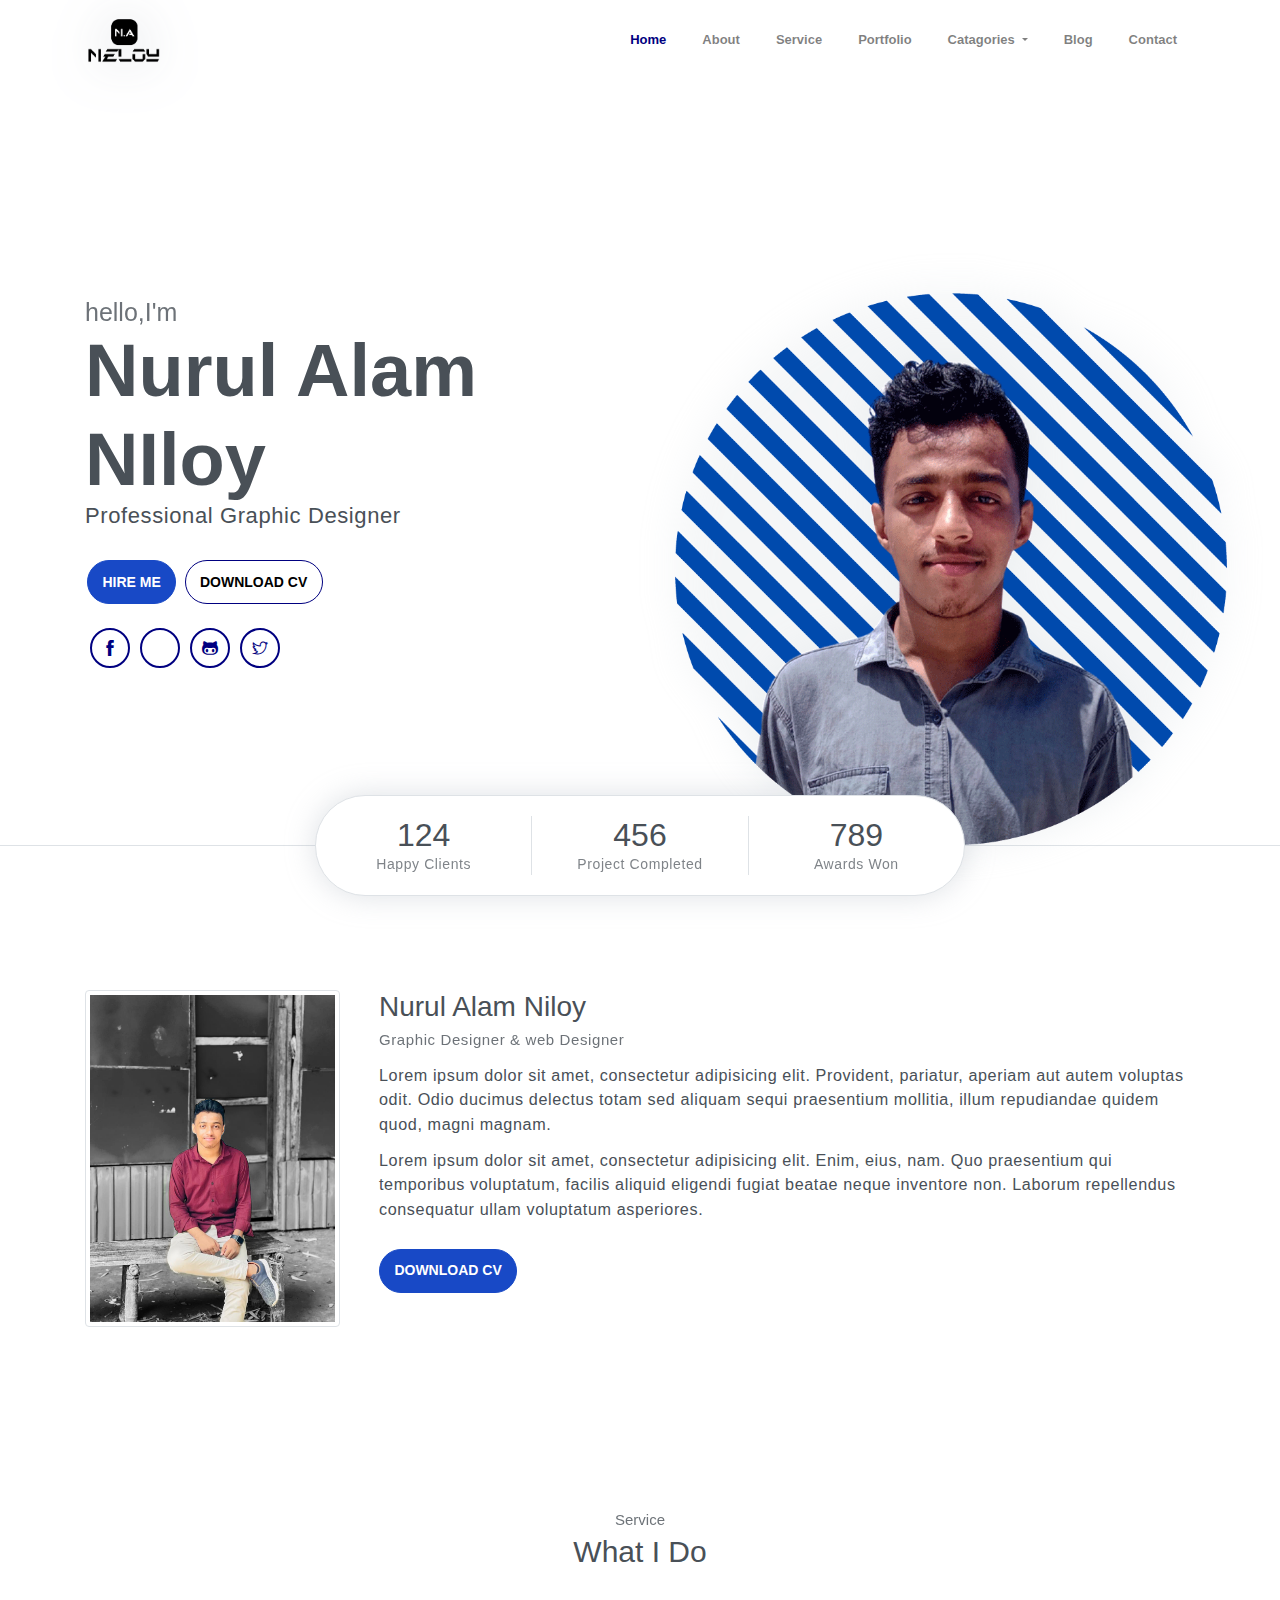
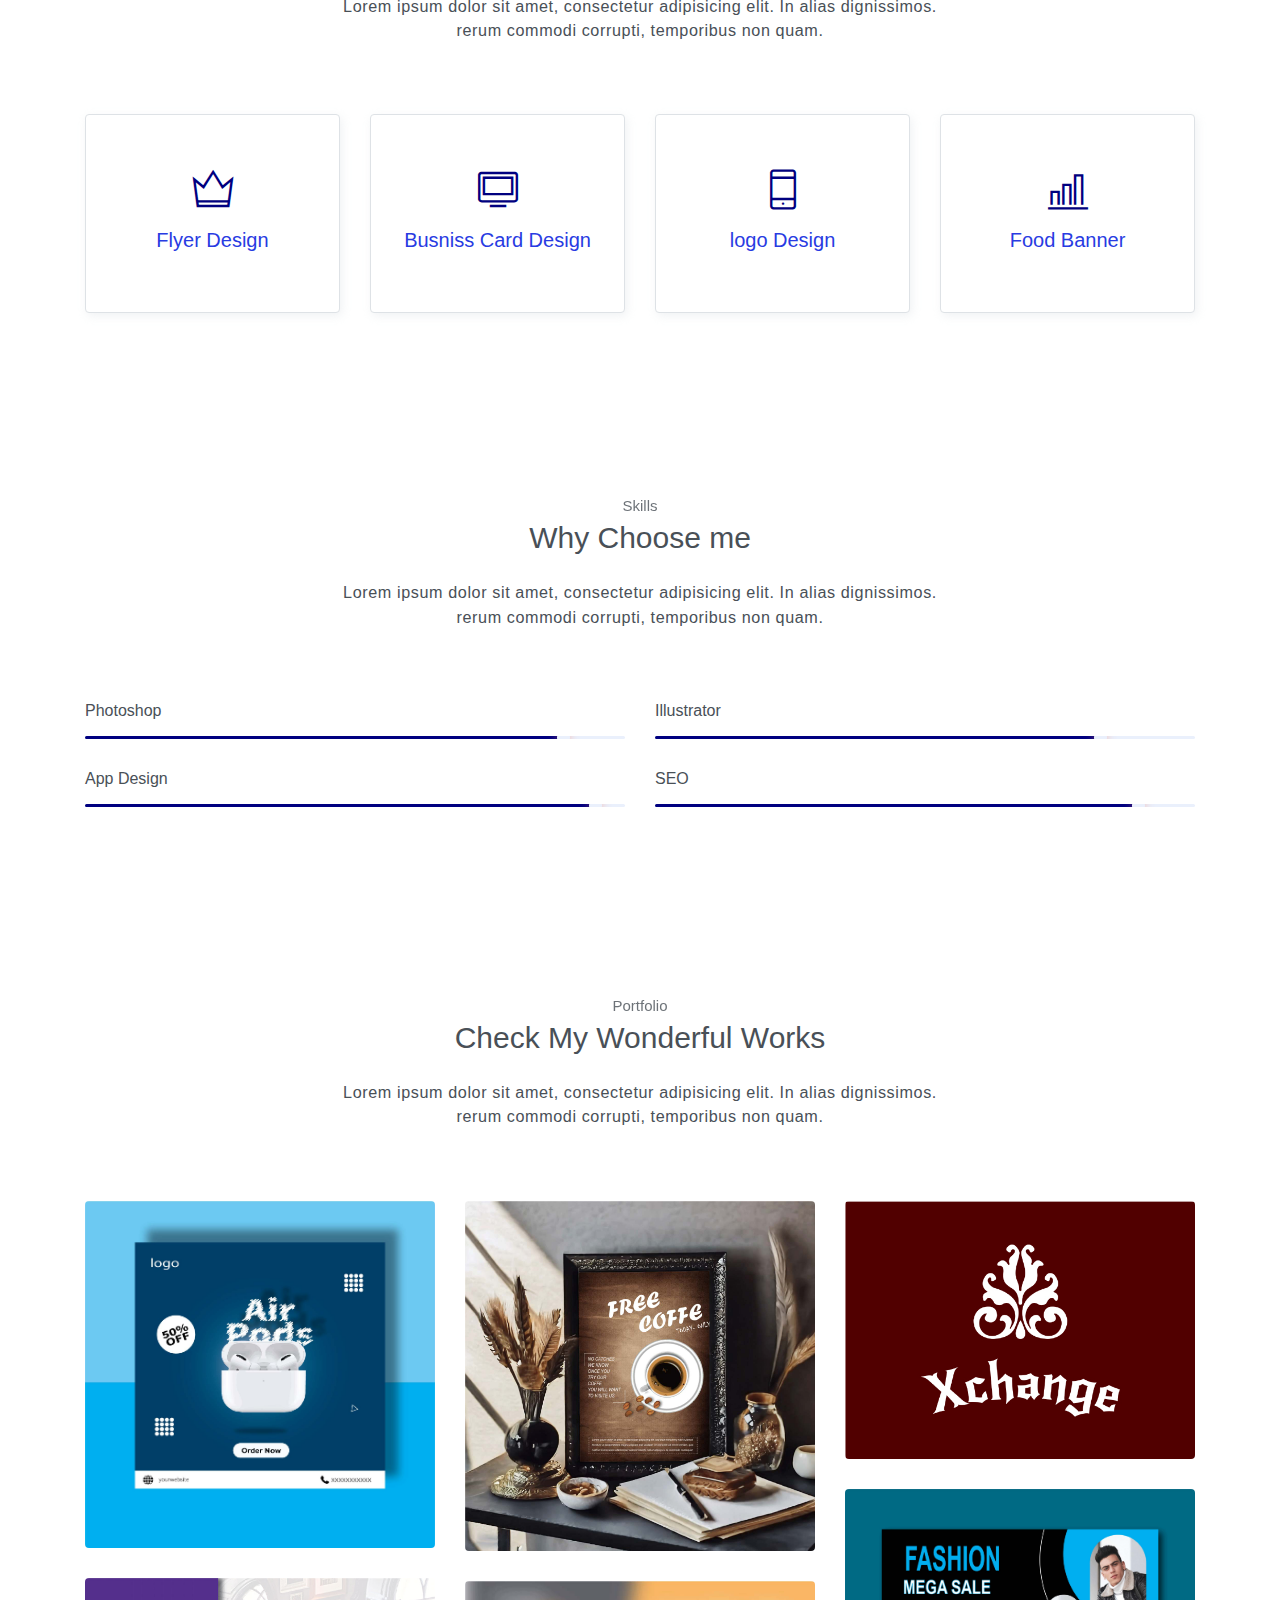
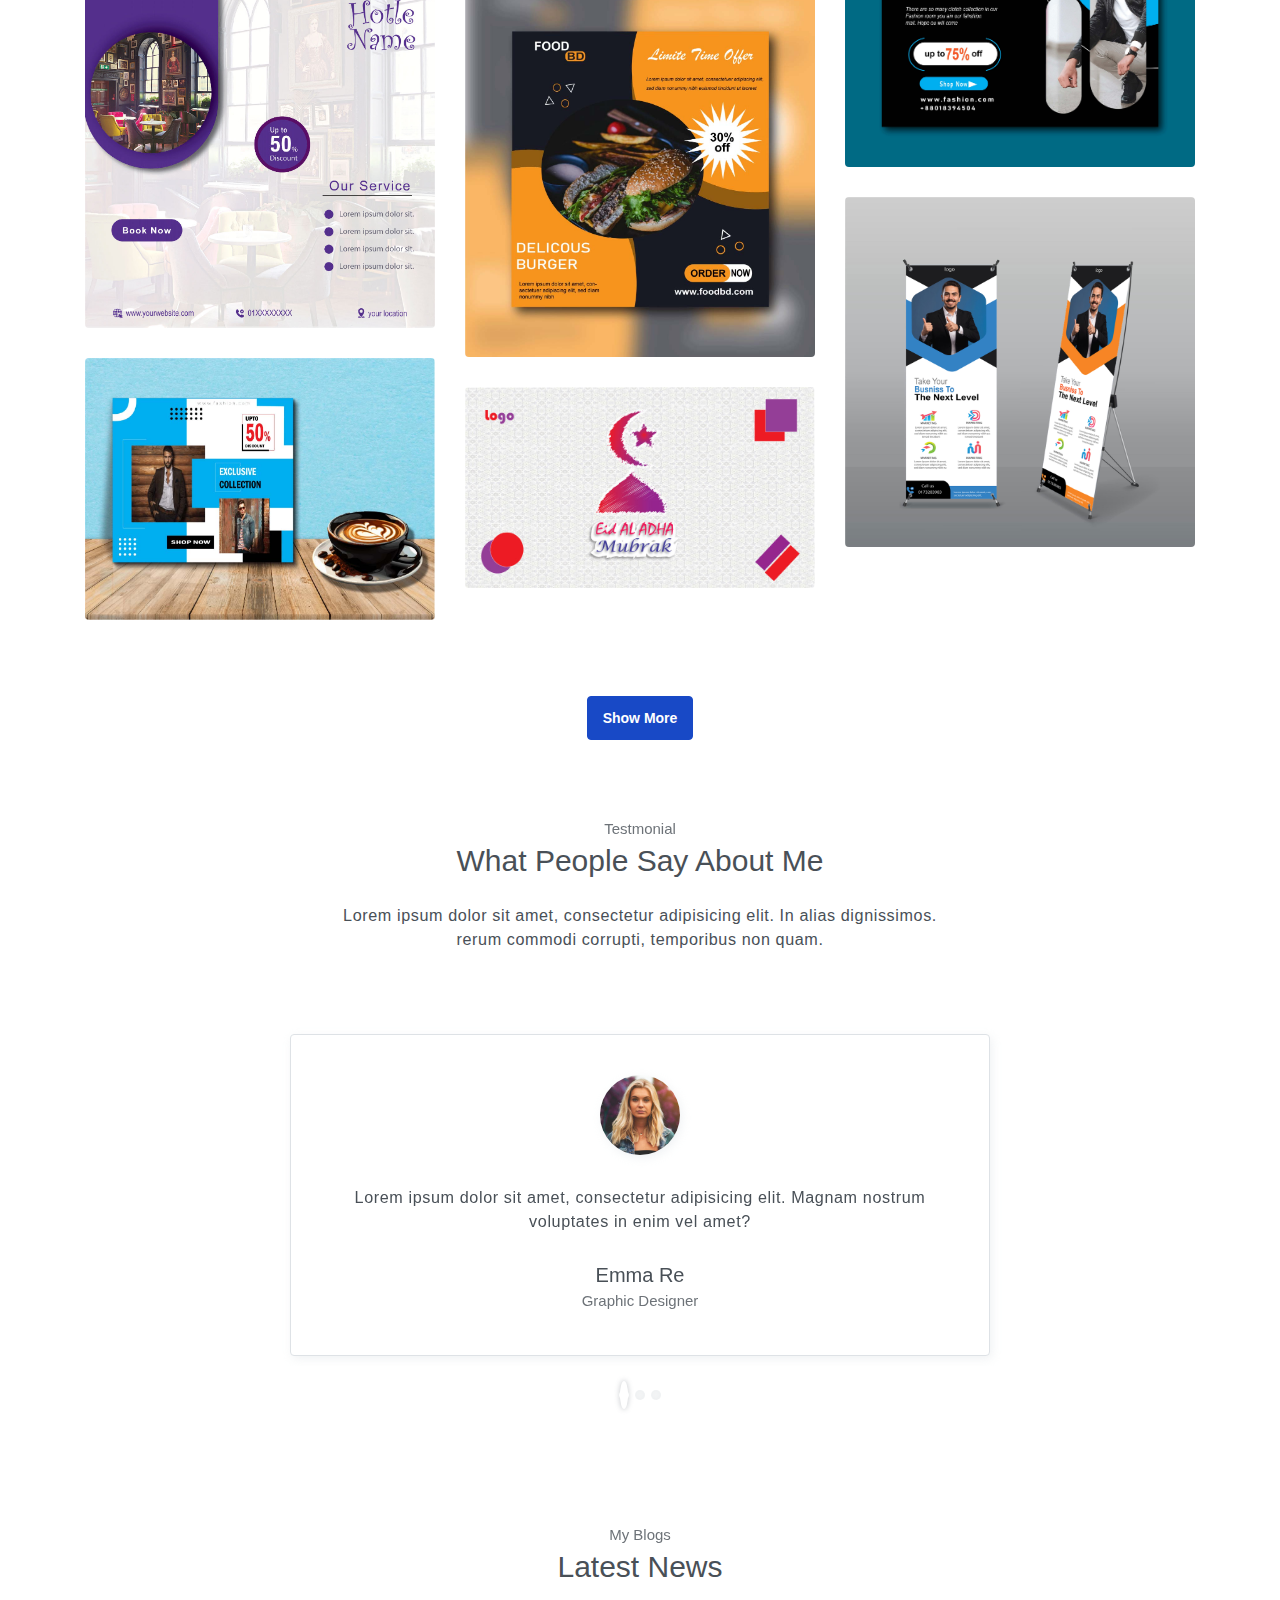
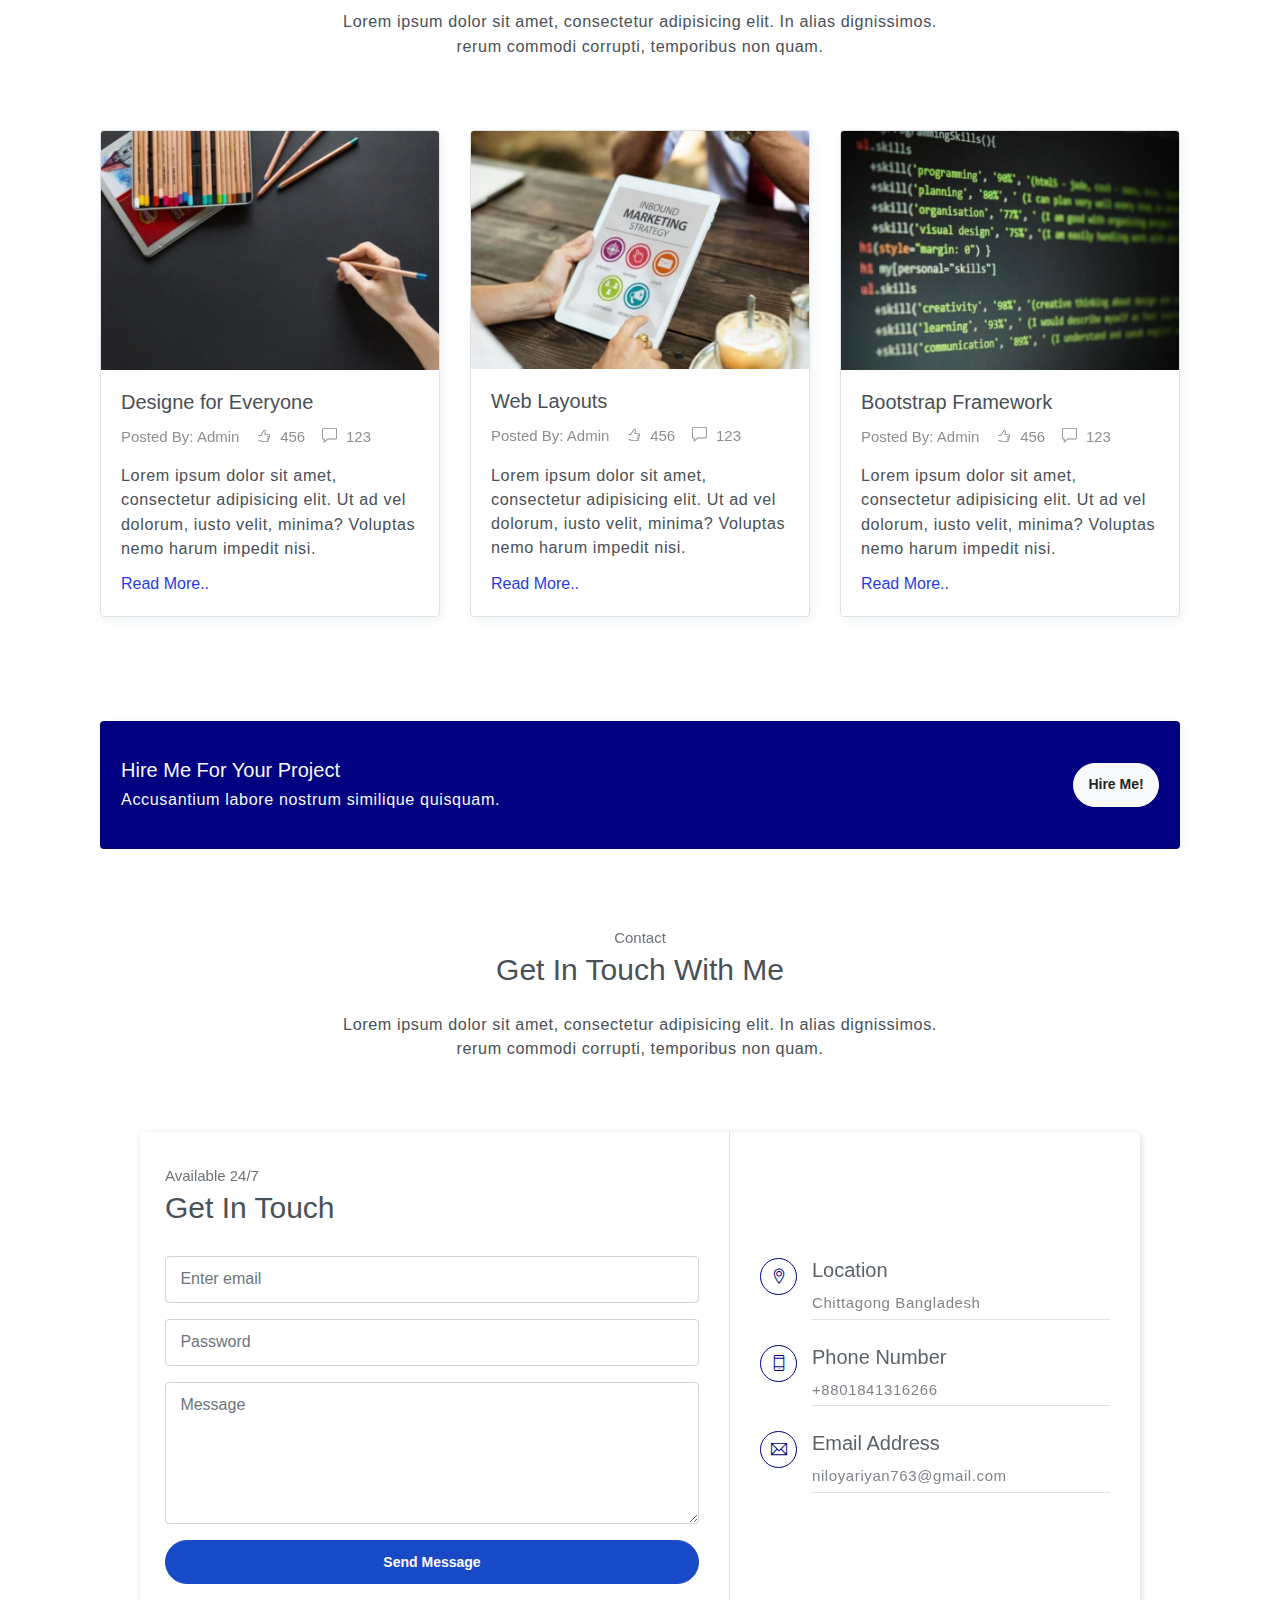
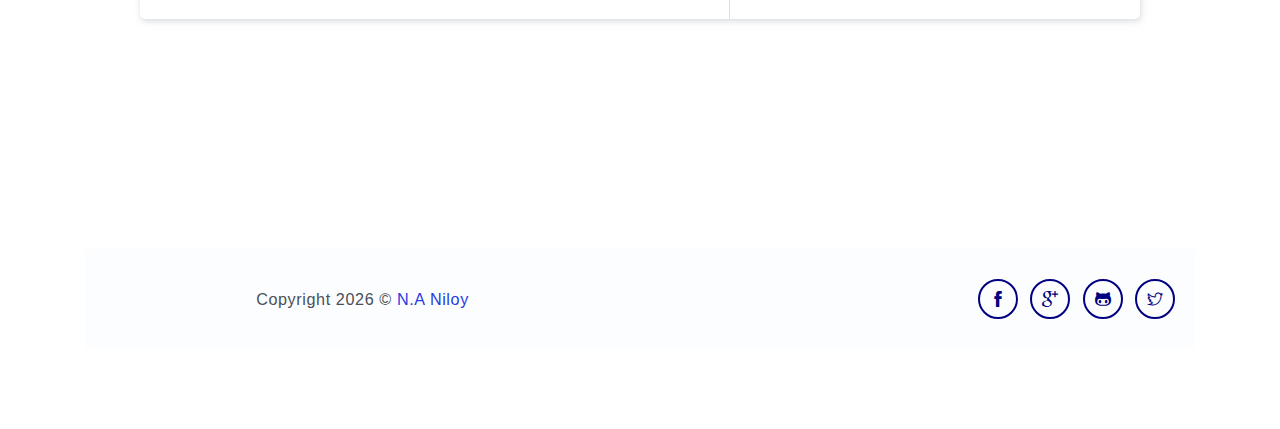
<file: index.html>
<!DOCTYPE html>
<html lang="en">
<head>
	<meta charset="utf-8">
    <meta name="viewport" content="width=device-width, initial-scale=1, shrink-to-fit=no">
    <meta name="description" content="Start your development with Steller landing page.">
    <meta name="author" content="Devcrud">
    <title>Nurul Alam Niloy</title>
    <!-- font icons -->
    <link rel="stylesheet" href="assets/vendors/themify-icons/css/themify-icons.css">
    <!-- Bootstrap + Steller main styles -->
	<link rel="stylesheet" href="assets/css/steller.css">
    

    
</head>

<body data-spy="scroll" data-target=".navbar" data-offset="40" id="home">

    <!-- Page navigation -->
    <nav class="navbar navbar-expand-lg navbar-light fixed-top" data-spy="affix" data-offset-top="0">
        <div class="container">
            <a class="navbar-brand" href="#"><img src="logo.png" alt=""></a>
            <button class="navbar-toggler" type="button" data-toggle="collapse" data-target="#navbarSupportedContent" aria-controls="navbarSupportedContent" aria-expanded="false" aria-label="Toggle navigation">
                <span class="navbar-toggler-icon"></span>
            </button>

            <div class="collapse navbar-collapse" id="navbarSupportedContent">
                <ul class="navbar-nav ml-auto align-items-center">
                    <li class="nav-item">
                        <a class="nav-link" href="#home">Home</a>
                    </li>
                    <li class="nav-item">
                        <a class="nav-link" href="assets/about us page/index.html">About</a>
                    </li>
                    <li class="nav-item">
                        <a class="nav-link" href="assets/Responsive Services Section/index.html">Service</a>
                    </li>
                    <li class="nav-item">
                        <a class="nav-link" href="#portfolio">Portfolio</a>
                    </li>
                    <li class="nav-item dropdown">
                        <a class="nav-link dropdown-toggle" href="#" id="testmonialDropdown" role="button" data-toggle="dropdown" aria-haspopup="true" aria-expanded="false">
                            Catagories
                        </a>
                        <div class="dropdown-menu" aria-labelledby="testmonialDropdown">
                            <a class="dropdown-item" href="https://niloy65.blogspot.com/search/label/Logo%20design?&max-results=7">Logo Design</a>
                            <a class="dropdown-item" href="https://niloy65.blogspot.com/search/label/flyers%20design?&max-results=7">Flyer DEsign</a>
                            <a class="dropdown-item" href="https://niloy65.blogspot.com/search/label/Business%20Card%20Design?&max-results=7">Business card</a>
                        </div>
                    </li>
                    <li class="nav-item">
                        <a class="nav-link" href="#blog">Blog</a>
                    </li>
                    <li class="nav-item">
                        <a class="nav-link" href="assets/contact  us page/index.html">Contact</a>
                    </li>
                </ul>
                
            </div>
        </div>          
    </nav>
    <!-- End of page navibation -->

    <!-- Page Header -->
    <header class="header" id="home">
        <div class="container">
            <div class="infos">
                <h6 class="subtitle">hello,I'm</h6>
                <h6 class="title">Nurul Alam NIloy</h6>
                <p>Professional Graphic Designer</p>

                <div class="buttons pt-3">
                    <a href="assets/contact  us page/index.html">
                    <button class="btn btn-primary rounded">HIRE ME</button>
                    </a>
                    <a href="assets/cv/my cv.pdf" download>
                    <button class="btn btn-dark rounded">DOWNLOAD CV</button>
                    </a>
                </div>      

                <div class="socials mt-4">
    <a class="social-item" href="https://www.facebook.com/100046167670370" target="_blank"><i class="ti-facebook"></i></a>
    <a class="social-item" href="https://www.behance.net/niloy763" target="_blank"><i class="ti-behance"></i></a>
    <a class="social-item" href="https://github.com/Niloy-65" target="_blank"><i class="ti-github"></i></a>
    <a class="social-item" href="https://x.com/AriyanNiloy65" target="_blank"><i class="ti-twitter"></i></a>
	    </div>
            </div>              
            <div class="img-holder">
                <img src="assets/imgs/lavel2.png" alt="">
            </div>      
        </div>  

        <!-- Header-widget -->
        <div class="widget">
            <div class="widget-item">
                <h2>124</h2>
                <p>Happy Clients</p>
            </div>
            <div class="widget-item">
                <h2>456</h2>
                <p>Project Completed</p>
            </div>
            <div class="widget-item">
                <h2>789</h2>
                <p>Awards Won</p>
            </div>
        </div>
    </header>
    <!-- End of Page Header -->
    
    <!-- About section -->
    <section id="about" class="section mt-3">
        <div class="container mt-5">
            <div class="row text-center text-md-left">
                <div class="col-md-3">
                    <img src="assets/imgs/my image.png" alt="" class="img-thumbnail mb-4">
                </div>
                <div class="pl-md-4 col-md-9">
                    <h6 class="title">Nurul Alam Niloy</h6>
                    <p class="subtitle">Graphic Designer & web Designer</p>
                    <p>Lorem ipsum dolor sit amet, consectetur adipisicing elit. Provident, pariatur, aperiam aut autem voluptas odit. Odio ducimus delectus totam sed aliquam sequi praesentium mollitia, illum repudiandae quidem quod, magni magnam.</p>
                    <p>Lorem ipsum dolor sit amet, consectetur adipisicing elit. Enim, eius, nam. Quo praesentium qui temporibus voluptatum, facilis aliquid eligendi fugiat beatae neque inventore non. Laborum repellendus consequatur ullam voluptatum asperiores.</p>
                    <button class="btn btn-primary rounded mt-3">DOWNLOAD CV</button>
                </div>
            </div>
        </div>
    </section>

    <!-- Service section -->
    <section id="service" class="section">
        <div class="container text-center">
            <h6 class="subtitle">Service</h6>
            <h6 class="section-title mb-4">What I Do</h6>
            <p class="mb-5 pb-4">Lorem ipsum dolor sit amet, consectetur adipisicing elit. In alias dignissimos. <br> rerum commodi corrupti, temporibus non quam.</p>

            <div class="row">
                <div class="col-sm-6 col-md-3 mb-4">
                    <a href="https://niloy65.blogspot.com/search/label/flyers%20design?&max-results=7">
                    <div class="custom-card card border">
                        <div class="card-body">
                            <i class="icon ti-crown"></i>
                            <h5>Flyer Design</h5>
                        </div>
                    </div>
                </div>
            </a>
                <div class="col-sm-6 col-md-3 mb-4">
                    <a href="https://niloy65.blogspot.com/search/label/Business%20Card%20Design?&max-results=7">
                    <div class="custom-card card border">
                        <div class="card-body">
                            <i class="icon ti-desktop"></i>
                            <h5>Busniss Card Design</h5>
                        </div>
                    </div>
                </div>
            </a>
                <div class="col-sm-6 col-md-3 mb-4">
                    <a href="https://niloy65.blogspot.com/search/label/Logo%20design?&max-results=7">
                    <div class="custom-card card border">
                        <div class="card-body">
                            <i class="icon ti-mobile"></i>
                            <h5>logo Design</h5>
                        </div>
                    </div>
                </div>
            </a>
                <div class="col-sm-6 col-md-3 mb-4">
                    <a href="https://niloy65.blogspot.com/search/label/Food?&max-results=7">
                    <div class="custom-card card border">
                        <div class="card-body">
                            <i class="icon ti-bar-chart"></i>
                            <h5>Food Banner</h5>
                        </div>
                    </div>
                </div>
            </a>
            </div>
        </div>
    </section>
    <!-- End of Sectoin -->

    <!-- Skills section -->
    <section class="section">
        <div class="container text-center">
            <h6 class="subtitle">Skills</h6>
            <h6 class="section-title mb-4">Why Choose me</h6>
            <p class="mb-5 pb-4">Lorem ipsum dolor sit amet, consectetur adipisicing elit. In alias dignissimos. <br> rerum commodi corrupti, temporibus non quam.</p>

            <div class="row text-left">
                <div class="col-sm-6">
                    <h6 class="mb-3">Photoshop</h6>
                    <div class="progress">
                        <div class="progress-bar bg-primary" role="progressbar" style="width: 89%;" aria-valuenow="25" aria-valuemin="0" aria-valuemax="100"><span>89%</span></div>
                    </div>
                </div>
                <div class="col-sm-6">
                    <h6 class="mb-3">Illustrator</h6>
                    <div class="progress">
                        <div class="progress-bar bg-primary" role="progressbar" style="width: 83%;" aria-valuenow="25" aria-valuemin="0" aria-valuemax="100"><span>83%</span></div>
                    </div>
                </div>
                <div class="col-sm-6">
                    <h6 class="mb-3">App Design</h6>
                    <div class="progress">
                        <div class="progress-bar bg-primary" role="progressbar" style="width: 95%;" aria-valuenow="25" aria-valuemin="0" aria-valuemax="100"><span>95%</span></div>
                    </div>
                </div>
                <div class="col-sm-6">
                    <h6 class="mb-3">SEO</h6>
                    <div class="progress">
                        <div class="progress-bar bg-primary" role="progressbar" style="width: 90%;" aria-valuenow="25" aria-valuemin="0" aria-valuemax="100"><span>90%</span></div>
                    </div>
                </div>
            </div>  
        </div>
    </section>
    <!-- End of Skills sections -->


        <!-- Portfolio section -->
<section id="portfolio" class="section">
    <div class="container text-center">
        <h6 class="subtitle">Portfolio</h6>
        <h6 class="section-title mb-4">Check My Wonderful Works</h6>
        <p class="mb-5 pb-4">Lorem ipsum dolor sit amet, consectetur adipisicing elit. In alias dignissimos. <br> rerum commodi corrupti, temporibus non quam.</p>

        <div class="row" id="portfolio-items">
            <!-- Portfolio Items - First Column -->
            <div class="col-sm-4">
                <div class="img-wrapper">
                    <img src="assets/imgs/mockup/blue-airpudsv.jpg" alt="">
                    <div class="overlay">
                        <div class="overlay-infos">
                            <h5>1. Air pods Template Design for social Media</h5>
                            <a href="javascript:void(0)"><i class="ti-zoom-in"></i></a>
                            <a href="https://niloy65.blogspot.com/2024/08/sleek-airpods-promotional-design.html"><i class="ti-link"></i></a>
                        </div>  
                    </div>
                </div>
                <div class="img-wrapper">
                    <img src="assets/imgs/mockup/one-side-hotel-post.jpg" alt="">
                    <div class="overlay">
                        <div class="overlay-infos">
                            <h5>2. Hotel Booking Template </h5>
                            <a href="javascript:void(0)"><i class="ti-zoom-in"></i></a>
                            <a href="https://niloy65.blogspot.com/2024/08/elegant-hotel-booking-interface.html"><i class="ti-link"></i></a>
                        </div>                              
                    </div>
                </div>
                <div class="img-wrapper">
                    <img src="assets/imgs/mockup/perspective-empty-floor-home-interioree2.jpg" alt="">
                    <div class="overlay">
                        <div class="overlay-infos">
                            <h5>3. Fashion Design </h5>
                            <a href="javascript:void(0)"><i class="ti-zoom-in"></i></a>
                            <a href="https://niloy65.blogspot.com/2024/07/fashion-design.html"><i class="ti-link"></i></a>
                        </div>  
                    </div>
                </div>
            </div>
        
            <!-- Portfolio Items - Second Column -->
            <div class="col-sm-4">
                <div class="img-wrapper">
                    <img src="assets/imgs/mockup/coffe2.jpg.jpg" alt="">
                    <div class="overlay">
                        <div class="overlay-infos">
                            <h5>7. Coffee Shop Template Design</h5>
                            <a href="javascript:void(0)"><i class="ti-zoom-in"></i></a>
                            <a href="https://niloy65.blogspot.com/2024/08/creative-coffee-shop-branding-unique.html"><i class="ti-link"></i></a>
                        </div>  
                    </div>
                </div>
                <div class="img-wrapper">
                    <img src="assets/imgs/mockup/food-bloger.jpg"alt="">
                    <div class="overlay">
                        <div class="overlay-infos">
                            <h5>8. Fast Food Poster Design</h5>
                            <a href="javascript:void(0)"><i class="ti-zoom-in"></i></a>
                            <a href="https://niloy65.blogspot.com/2024/08/creative-food-advertisement-design.html"><i class="ti-link"></i></a>
                        </div>                              
                    </div>
                </div>
                <div class="img-wrapper">
                    <img src="assets/imgs/mockup/Eid-Mubrak-banner.jpg" alt="">
                    <div class="overlay">
                        <div class="overlay-infos">
                            <h5>9. Eid Mubarak Template Design for Social Media</h5>
                            <a href="javascript:void(0)"><i class="ti-zoom-in"></i></a>
                            <a href="https://niloy65.blogspot.com/2024/08/creative-eid-mubarak-templates.html"><i class="ti-link"></i></a>
                        </div>  
                    </div>
                </div>
            </div>
        
            <!-- Portfolio Items - Third Column -->
            <div class="col-sm-4">
                <div class="img-wrapper">
                    <img src="assets/imgs/mockup/xchange-high-resolution-logo.jpg" alt="">
                    <div class="overlay">
                        <div class="overlay-infos">
                            <h5>13. Fashion Logo Design</h5>
                            <a href="javascript:void(0)"><i class="ti-zoom-in"></i></a>
                            <a href="https://niloy65.blogspot.com/2024/07/logo-design-on-fashion.html"><i class="ti-link"></i></a>
                        </div>  
                    </div>
                </div>
                <div class="img-wrapper">
                    <img src="assets/imgs/mockup/fashion-design-2.jpg" alt="">
                    <div class="overlay">
                        <div class="overlay-infos">
                            <h5>14. Fashion Template Design for Social Media</h5>
                            <a href="javascript:void(0)"><i class="ti-zoom-in"></i></a>
                            <a href="https://niloy65.blogspot.com/2024/08/chic-fashion-design-collection.html"><i class="ti-link"></i></a>
                        </div>                              
                    </div>
                </div>
                <div class="img-wrapper">
                    <img src="assets/imgs/mockup/x-banner-mockup.jpg" alt="">
                    <div class="overlay">
                        <div class="overlay-infos">
                            <h5>15. Business X-Banner Design</h5>
                            <a href="javascript:void(0)"><i class="ti-zoom-in"></i></a>
                            <a href="https://niloy65.blogspot.com/2024/08/dynamic-x-banner-design.html"><i class="ti-link"></i></a>
                        </div>  
                    </div>
                </div>
            </div>
        </div>
        
        <!-- Additional portfolio items that will be hidden initially -->
<div class="row additional-items" id="additional-portfolio-items">
    <!-- Portfolio Items - First Column -->
    <div class="col-sm-4">
        <div class="img-wrapper">
            <img src="assets/imgs/mockup/card-mockup---Copy.jpg" alt="">
                    <div class="overlay">
                        <div class="overlay-infos">
                            <h5>4. Dynamic Business Card Design</h5>
                            <a href="javascript:void(0)"><i class="ti-zoom-in"></i></a>
                            <a href="https://niloy65.blogspot.com/2024/08/elegant-business-card-design.html"><i class="ti-link"></i></a>
                        </div>  
            </div>
        </div>
        <div class="img-wrapper">
            <img src="assets/imgs/mockup/hotel-booking-mockup-ee---Copy.jpg" alt="">
                    <div class="overlay">
                        <div class="overlay-infos">
                            <h5>6.Hotel Booking Template Designn</h5>
                            <a href="javascript:void(0)"><i class="ti-zoom-in"></i></a>
                            <a href="https://niloy65.blogspot.com/2024/08/elegant-hotel-booking-interface.html"><i class="ti-link"></i></a>
                        </div>                              
                    </div>
        </div>
        <div class="img-wrapper">
            <img src="assets/imgs/mockup/certificate-mockup3.jpg" alt="">
                    <div class="overlay">
                        <div class="overlay-infos">
                            <h5>19.	Qualification Achievement Certificate Design</h5>
                            <a href="javascript:void(0)"><i class="ti-zoom-in"></i></a>
                            <a href="https://niloy65.blogspot.com/2024/08/professional-achievement-certificates.html"><i class="ti-link"></i></a>
                        </div>  
                    </div>
        </div>
    </div>

    <!-- Portfolio Items - Second Column -->
    <div class="col-sm-4">
        <div class="img-wrapper">
            <img src="assets/imgs/mockup/medical-post.jpg"alt="">
                    <div class="overlay">
                        <div class="overlay-infos">
                            <h5>10.	Hospital Marketing Template Design</h5>
                            <a href="javascript:void(0)"><i class="ti-zoom-in"></i></a>
                            <a href="https://niloy65.blogspot.com/2024/07/medical-template-design-for-social-media.html"><i class="ti-link"></i></a>
                        </div>  
            </div>
        </div>
        <div class="img-wrapper">
            <img src="assets/imgs/mockup/BARGAR-MCKUP.jpg" alt="">
                    <div class="overlay">
                        <div class="overlay-infos">
                            <h5>11.	Barger Template Design for social Media</h5>
                            <a href="javascript:void(0)"><i class="ti-zoom-in"></i></a>
                            <a href="https://niloy65.blogspot.com/2024/07/barger-template-design.html"><i class="ti-link"></i></a>
                        </div>  
                    </div>
                </div>
                <div class="img-wrapper">
                    <img src="assets/imgs/mockup/Creat_a_business_card_mockup_photo.jpg" alt="">
                    <div class="overlay">
                        <div class="overlay-infos">
                            <h5>12.	Professional Business Card Design</h5>
                            <a href="javascript:void(0)"><i class="ti-zoom-in"></i></a>
                            <a href="https://niloy65.blogspot.com/2024/08/professional-business-card-design.html"><i class="ti-link"></i></a>
                        </div>                              
                    </div>
        </div>
    </div>

    <!-- Portfolio Items - Third Column -->
    <div class="col-sm-4">
        <div class="img-wrapper">
            <img src="assets/imgs/mockup/pizzahallen-high-resolution-logo.jpg" alt="">
                    <div class="overlay">
                        <div class="overlay-infos">
                            <h5>16.	Pizza Shop Logo Design</h5>
                            <a href="javascript:void(0)"><i class="ti-zoom-in"></i></a>
                            <a href="https://niloy65.blogspot.com/2024/07/Niloy.html"><i class="ti-link"></i></a>
                        </div>  
            </div>
        </div>
        <div class="img-wrapper">
            <img src="assets/imgs/mockup/fashion-design.jpg" alt="">
                    <div class="overlay">
                        <div class="overlay-infos">
                            <h5>17.	Fashion Template Design with flyer</h5>
                            <a href="javascript:void(0)"><i class="ti-zoom-in"></i></a>
                            <a href="https://niloy65.blogspot.com/2024/08/elegant-fashion-designs.html"><i class="ti-link"></i></a>
                        </div>  
                    </div>
                </div>
                <div class="img-wrapper">
                    <img src="assets/imgs/mockup/nikee-shoo-mockup2.jpg" alt="">
                    <div class="overlay">
                        <div class="overlay-infos">
                            <h5>18.	Dynamic Shoo Template Design</h5>
                            <a href="javascript:void(0)"><i class="ti-zoom-in"></i></a>
                            <a href="https://niloy65.blogspot.com/2024/08/striking-shoe-ad-design.html"><i class="ti-link"></i></a>
                        </div>                              
                    </div>
                </div>                  
    </div>
</div>

<!-- Show More Button -->
<div class="text-center">
    <button id="show-more-btn" class="btn btn-primary mt-3">Show More</button>
</div>


            
<!-- End of portfolio section -->

<!-- Testmonial Section -->
    <section id="testmonial" class="section">
        <div class="container text-center">
            <h6 class="subtitle">Testmonial</h6>
            <h6 class="section-title mb-4">What People Say About Me</h6>
            <p class="mb-5 pb-4">Lorem ipsum dolor sit amet, consectetur adipisicing elit. In alias dignissimos. <br> rerum commodi corrupti, temporibus non quam.</p>


            <div id="carouselExampleIndicators" class="carousel slide" data-ride="carousel">
                <ol class="carousel-indicators">
                    <li data-target="#carouselExampleIndicators" data-slide-to="0" class="active"></li>
                    <li data-target="#carouselExampleIndicators" data-slide-to="1"></li>
                    <li data-target="#carouselExampleIndicators" data-slide-to="2"></li>
                </ol>
                <div class="carousel-inner">
                    <div class="carousel-item active">
                        <div class="card testmonial-card border">
                            <div class="card-body">
                                <img src="assets/imgs/avatar-1.jpg" alt="">
                                <p>Lorem ipsum dolor sit amet, consectetur adipisicing elit. Magnam nostrum voluptates in enim vel amet?</p>
                                <h1 class="title">Emma Re</h1>
                                <h1 class="subtitle">Graphic Designer</h1>
                            </div>
                        </div>
                    </div>
                    <div class="carousel-item">
                        <div class="card testmonial-card border">
                            <div class="card-body">
                                <img src="assets/imgs/avatar-2.jpg" alt="">
                                <p>Lorem ipsum dolor sit amet, consectetur adipisicing elit. Magnam nostrum voluptates in enim vel amet?</p>
                                <h1 class="title">James Bert</h1>
                                <h1 class="subtitle">Web Designer</h1>
                            </div>
                        </div>
                    </div>
                    <div class="carousel-item">
                        <div class="card testmonial-card border">
                            <div class="card-body">
                                <img src="assets/imgs/avatar-3.jpg" alt="">
                                <p>Lorem ipsum dolor sit amet, consectetur adipisicing elit. Magnam nostrum voluptates in enim vel amet?</p>
                                <h1 class="title">Michael Abra</h1>
                                <h1 class="subtitle">Web Developer</h1>
                            </div>
                        </div>
                    </div>
                </div>
            </div>
        </div>
    </section>
    <!-- End of testmonial section -->



    <!-- Blog Section -->
    <section id="blog" class="section">
        <div class="container text-center">
            <h6 class="subtitle">My Blogs</h6>
            <h6 class="section-title mb-4">Latest News</h6>
            <p class="mb-5 pb-4">Lorem ipsum dolor sit amet, consectetur adipisicing elit. In alias dignissimos. <br> rerum commodi corrupti, temporibus non quam.</p>

            <div class="row text-left">
                <div class="col-md-4">
                    <div class="card border mb-4">
                        <img src="assets/imgs/blog-1.jpg" alt="" class="card-img-top w-100">
                        <div class="card-body">
                            <h5 class="card-title">Designe for Everyone</h5>
                            <div class="post-details">
                                <a href="javascript:void(0)">Posted By: Admin</a>
                                <a href="javascript:void(0)"><i class="ti-thumb-up"></i> 456</a>
                                <a href="javascript:void(0)"><i class="ti-comment"></i> 123</a>
                            </div>
                            <p>Lorem ipsum dolor sit amet, consectetur adipisicing elit. Ut ad vel dolorum, iusto velit, minima? Voluptas nemo harum impedit nisi.</p>
                            <a href="javascript:void(0)">Read More..</a>
                        </div>
                    </div>
                </div>
                <div class="col-md-4">
                    <div class="card border mb-4">
                        <img src="assets/imgs/blog-2.jpg" alt="" class="card-img-top w-100">
                        <div class="card-body">
                            <h5 class="card-title">Web Layouts</h5>
                            <div class="post-details">
                                <a href="javascript:void(0)">Posted By: Admin</a>
                                <a href="javascript:void(0)"><i class="ti-thumb-up"></i> 456</a>
                                <a href="javascript:void(0)"><i class="ti-comment"></i> 123</a>
                            </div>
                            <p>Lorem ipsum dolor sit amet, consectetur adipisicing elit. Ut ad vel dolorum, iusto velit, minima? Voluptas nemo harum impedit nisi.</p>
                            <a href="javascript:void(0)">Read More..</a>
                        </div>
                    </div>
                </div>
                <div class="col-md-4">
                    <div class="card border mb-4">
                        <img src="assets/imgs/blog-3.jpg" alt="" class="card-img-top w-100">
                        <div class="card-body">
                            <h5 class="card-title">Bootstrap Framework</h5>
                            <div class="post-details">
                                <a href="javascript:void(0)">Posted By: Admin</a>
                                <a href="javascript:void(0)"><i class="ti-thumb-up"></i> 456</a>
                                <a href="javascript:void(0)"><i class="ti-comment"></i> 123</a>
                            </div>
                            <p>Lorem ipsum dolor sit amet, consectetur adipisicing elit. Ut ad vel dolorum, iusto velit, minima? Voluptas nemo harum impedit nisi.</p>
                            <a href="javascript:void(0)">Read More..</a>
                        </div>
                    </div>
                </div>
            </div>
        </div>
    </section>

    <!-- Hire me section -->
    <section class="bg-gray p-0 section">
        <div class="container">
            <div class="card bg-primary">
                <div class="card-body text-light">
                    <div class="row align-items-center">
                        <div class="col-sm-9 text-center text-sm-left">
                            <h5 class="mt-3">Hire Me For Your Project</h5>
                            <p class="mb-3">Accusantium labore nostrum similique quisquam.</p>
                        </div>
                        <div class="col-sm-3 text-center text-sm-right">
                            <button class="btn btn-light rounded">Hire Me!</button>
                        </div>
                    </div>
                </div> 
            </div>
        </div>
    </section>      
    <!-- End od Hire me section. -->

    <!-- Contact Section -->
    <section id="contact" class="position-relative section">
        <div class="container text-center">
            <h6 class="subtitle">Contact</h6>
            <h6 class="section-title mb-4">Get In Touch With Me</h6>
            <p class="mb-5 pb-4">Lorem ipsum dolor sit amet, consectetur adipisicing elit. In alias dignissimos. <br> rerum commodi corrupti, temporibus non quam.</p>

            <div class="contact text-left">
                <div class="form">
                    <h6 class="subtitle">Available 24/7</h6>
                    <h6 class="section-title mb-4">Get In Touch</h6>
                    <form>
                        <div class="form-group">
                            <input type="email" class="form-control" id="exampleInputEmail1" aria-describedby="emailHelp" placeholder="Enter email" required>
                        </div>
                        <div class="form-group">
                            <input type="password" class="form-control" id="exampleInputPassword1" placeholder="Password" required>
                        </div>
                        <div class="form-group">
                            <textarea name="contact-message" id="" cols="30" rows="5" class="form-control" placeholder="Message"></textarea>
                        </div>
                        <button type="submit" class="btn btn-primary btn-block rounded w-lg">Send Message</button>
                    </form>
                </div>
                <div class="contact-infos">
                    <div class="item">
                        <i class="ti-location-pin"></i>
                        <div class="">
                            <h5>Location</h5>
                            <p> Chittagong Bangladesh</p>
                        </div>                          
                    </div>
                    <div class="item">
                        <i class="ti-mobile"></i>
                        <div>
                            <h5>Phone Number</h5>
                            <p>+8801841316266</p>
                        </div>                          
                    </div>
                    <div class="item">
                        <i class="ti-email"></i>
                        <div class="mb-0">
                            <h5>Email Address</h5>
                            <p>niloyariyan763@gmail.com</p>
                        </div>
                    </div>
                </div>                  
            </div>
        </div>  
        <div id="map">
            <iframe src="https://snazzymaps.com/embed/61257"></iframe>
        </div>      
    </section>
    <!-- End of Contact Section -->

    <!-- Page Footer -->
    <footer class="page-footer">
        <div class="container">
            <div class="row align-items-center">
                <div class="col-sm-6">
                    <p>Copyright <script>document.write(new Date().getFullYear())</script> &copy; <a href="http://niloy65.blogspot.com" target="_blank">N.A Niloy</a></p>
                </div>
                <div class="col-sm-6">
                    <div class="socials">
                        <a class="social-item" href="javascript:void(0)"><i class="ti-facebook"></i></a>
                        <a class="social-item" href="javascript:void(0)"><i class="ti-google"></i></a>
                        <a class="social-item" href="javascript:void(0)"><i class="ti-github"></i></a>
                        <a class="social-item" href="javascript:void(0)"><i class="ti-twitter"></i></a>
                    </div>
                </div>
            </div>
        </div>
    </footer> 
    <!-- End of page footer -->
	
	<!-- core  -->
    <script src="assets/vendors/jquery/jquery-3.4.1.js"></script>
    <script src="assets/vendors/bootstrap/bootstrap.bundle.js"></script>
    <!-- bootstrap 3 affix -->
	<script src="assets/vendors/bootstrap/bootstrap.affix.js"></script>

    <!-- steller js -->
    <script src="assets/js/steller.js"></script>
    <!-- boutton use java script button name see more -->
</body>
</html>
</file>
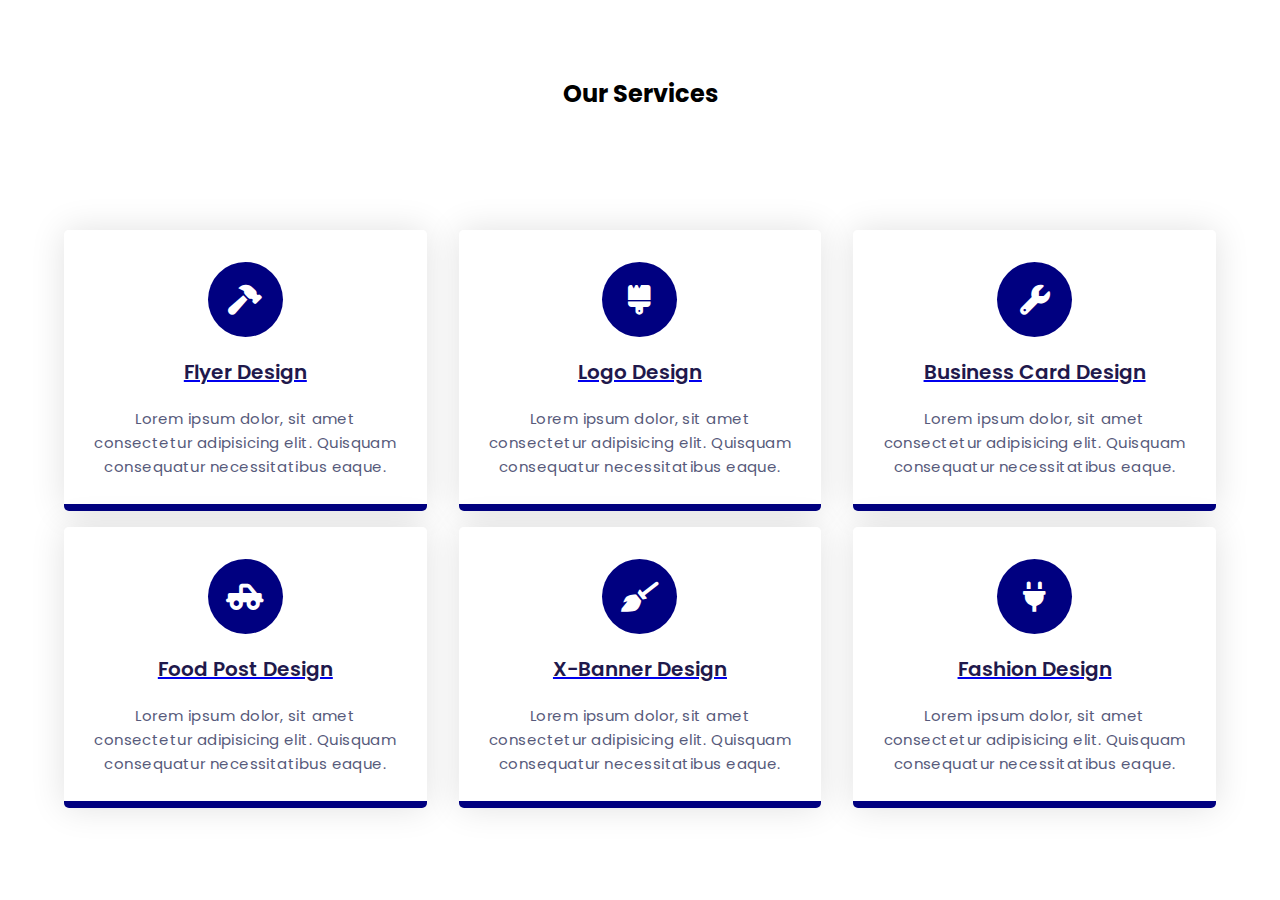
<file: assets/Responsive Services Section/index.html>
<!DOCTYPE html>
<html lang="en">
  <head>
    <meta name="viewport" content="width=device-width, initial-scale=1.0" />
    <title>Responsive Services Section</title>
    <!-- Font Awesome CDN-->
    <link
      rel="stylesheet"
      href="https://cdnjs.cloudflare.com/ajax/libs/font-awesome/6.0.0-beta3/css/all.min.css"
    />
    <!-- Google Font -->
    <link
      href="https://fonts.googleapis.com/css2?family=Poppins:wght@400;500;600&display=swap"
      rel="stylesheet"
    />
    <!-- Stylesheet -->
    <link rel="stylesheet" href="style.css" />
  </head>
  <body>
    <section>
      <div class="row">
        <h2 class="section-heading">Our Services</h2>
      </div>
      <div class="row">
        <div class="column">
          <div class="card">
            <div class="icon-wrapper">
              <i class="fas fa-hammer"></i>
            </div>
            <a href="https://niloy65.blogspot.com/search/label/Social%20Media?&max-results=5">
            <h3>Flyer Design</h3>
            </a>
            <p>
              Lorem ipsum dolor, sit amet consectetur adipisicing elit. Quisquam
              consequatur necessitatibus eaque.
            </p>
          </div>
        </div>
        <div class="column">
          <div class="card">
            <div class="icon-wrapper">
              <i class="fas fa-brush"></i>
            </div>
            <a href="https://niloy65.blogspot.com/search/label/Logo%20design?&max-results=5">
            <h3>Logo Design</h3>
            </a>
            <p>
              Lorem ipsum dolor, sit amet consectetur adipisicing elit. Quisquam
              consequatur necessitatibus eaque.
            </p>
          </div>
        </div>
        <div class="column">
          <div class="card">
            <div class="icon-wrapper">
              <i class="fas fa-wrench"></i>
            </div>
            <a href="https://niloy65.blogspot.com/search/label/Business%20Card%20Design?&max-results=7">
            <h3>Business Card Design</h3>
            </a>
            <p>
              Lorem ipsum dolor, sit amet consectetur adipisicing elit. Quisquam
              consequatur necessitatibus eaque.
            </p>
          </div>
        </div>
        <div class="column">
          <div class="card">
            <div class="icon-wrapper">
              <i class="fas fa-truck-pickup"></i>
            </div>
            <a href="https://niloy65.blogspot.com/search/label/Food?&max-results=5">
            <h3>Food Post Design</h3>
            </a>
            <p>
              Lorem ipsum dolor, sit amet consectetur adipisicing elit. Quisquam
              consequatur necessitatibus eaque.
            </p>
          </div>
        </div>
        <div class="column">
          <div class="card">
            <div class="icon-wrapper">
              <i class="fas fa-broom"></i>
            </div>
            <a href="https://niloy65.blogspot.com/search?q=x+banner">
            <h3>X-Banner Design</h3>
            </a>
            <p>
              Lorem ipsum dolor, sit amet consectetur adipisicing elit. Quisquam
              consequatur necessitatibus eaque.
            </p>
          </div>
        </div>
        <div class="column">
          <div class="card">
            <div class="icon-wrapper">
              <i class="fas fa-plug"></i>
            </div>
            <a href="https://niloy65.blogspot.com/search/label/Fashion%20Design?&max-results=5">
            <h3>Fashion Design</h3>
            </a>
            <p>
              Lorem ipsum dolor, sit amet consectetur adipisicing elit. Quisquam
              consequatur necessitatibus eaque.
            </p>
          </div>
        </div>
      </div>
    </section>
  </body>
</html>
</file>
<file: assets/vendors/themify-icons/css/themify-icons.css>
@font-face {
	font-family: 'themify';
	src:url("../fonts/themify.eot?-fvbane");
	src:url("../fonts/themify.eot?#iefix-fvbane") format("embedded-opentype"),
		url("../fonts/themify.woff?-fvbane") format("woff"),
		url("../fonts/themify.ttf?-fvbane") format("truetype"),
		url("../fonts/themify.svg?-fvbane#themify") format("svg");
	font-weight: normal;
	font-style: normal;
}

[class^="ti-"], [class*=" ti-"] {
	font-family: 'themify';
	speak: none;
	font-style: normal;
	font-weight: normal;
	font-variant: normal;
	text-transform: none;
	line-height: 1;

	/* Better Font Rendering =========== */
	-webkit-font-smoothing: antialiased;
	-moz-osx-font-smoothing: grayscale;
}

.ti-wand:before {
	content: "\e600";
}
.ti-volume:before {
	content: "\e601";
}
.ti-user:before {
	content: "\e602";
}
.ti-unlock:before {
	content: "\e603";
}
.ti-unlink:before {
	content: "\e604";
}
.ti-trash:before {
	content: "\e605";
}
.ti-thought:before {
	content: "\e606";
}
.ti-target:before {
	content: "\e607";
}
.ti-tag:before {
	content: "\e608";
}
.ti-tablet:before {
	content: "\e609";
}
.ti-star:before {
	content: "\e60a";
}
.ti-spray:before {
	content: "\e60b";
}
.ti-signal:before {
	content: "\e60c";
}
.ti-shopping-cart:before {
	content: "\e60d";
}
.ti-shopping-cart-full:before {
	content: "\e60e";
}
.ti-settings:before {
	content: "\e60f";
}
.ti-search:before {
	content: "\e610";
}
.ti-zoom-in:before {
	content: "\e611";
}
.ti-zoom-out:before {
	content: "\e612";
}
.ti-cut:before {
	content: "\e613";
}
.ti-ruler:before {
	content: "\e614";
}
.ti-ruler-pencil:before {
	content: "\e615";
}
.ti-ruler-alt:before {
	content: "\e616";
}
.ti-bookmark:before {
	content: "\e617";
}
.ti-bookmark-alt:before {
	content: "\e618";
}
.ti-reload:before {
	content: "\e619";
}
.ti-plus:before {
	content: "\e61a";
}
.ti-pin:before {
	content: "\e61b";
}
.ti-pencil:before {
	content: "\e61c";
}
.ti-pencil-alt:before {
	content: "\e61d";
}
.ti-paint-roller:before {
	content: "\e61e";
}
.ti-paint-bucket:before {
	content: "\e61f";
}
.ti-na:before {
	content: "\e620";
}
.ti-mobile:before {
	content: "\e621";
}
.ti-minus:before {
	content: "\e622";
}
.ti-medall:before {
	content: "\e623";
}
.ti-medall-alt:before {
	content: "\e624";
}
.ti-marker:before {
	content: "\e625";
}
.ti-marker-alt:before {
	content: "\e626";
}
.ti-arrow-up:before {
	content: "\e627";
}
.ti-arrow-right:before {
	content: "\e628";
}
.ti-arrow-left:before {
	content: "\e629";
}
.ti-arrow-down:before {
	content: "\e62a";
}
.ti-lock:before {
	content: "\e62b";
}
.ti-location-arrow:before {
	content: "\e62c";
}
.ti-link:before {
	content: "\e62d";
}
.ti-layout:before {
	content: "\e62e";
}
.ti-layers:before {
	content: "\e62f";
}
.ti-layers-alt:before {
	content: "\e630";
}
.ti-key:before {
	content: "\e631";
}
.ti-import:before {
	content: "\e632";
}
.ti-image:before {
	content: "\e633";
}
.ti-heart:before {
	content: "\e634";
}
.ti-heart-broken:before {
	content: "\e635";
}
.ti-hand-stop:before {
	content: "\e636";
}
.ti-hand-open:before {
	content: "\e637";
}
.ti-hand-drag:before {
	content: "\e638";
}
.ti-folder:before {
	content: "\e639";
}
.ti-flag:before {
	content: "\e63a";
}
.ti-flag-alt:before {
	content: "\e63b";
}
.ti-flag-alt-2:before {
	content: "\e63c";
}
.ti-eye:before {
	content: "\e63d";
}
.ti-export:before {
	content: "\e63e";
}
.ti-exchange-vertical:before {
	content: "\e63f";
}
.ti-desktop:before {
	content: "\e640";
}
.ti-cup:before {
	content: "\e641";
}
.ti-crown:before {
	content: "\e642";
}
.ti-comments:before {
	content: "\e643";
}
.ti-comment:before {
	content: "\e644";
}
.ti-comment-alt:before {
	content: "\e645";
}
.ti-close:before {
	content: "\e646";
}
.ti-clip:before {
	content: "\e647";
}
.ti-angle-up:before {
	content: "\e648";
}
.ti-angle-right:before {
	content: "\e649";
}
.ti-angle-left:before {
	content: "\e64a";
}
.ti-angle-down:before {
	content: "\e64b";
}
.ti-check:before {
	content: "\e64c";
}
.ti-check-box:before {
	content: "\e64d";
}
.ti-camera:before {
	content: "\e64e";
}
.ti-announcement:before {
	content: "\e64f";
}
.ti-brush:before {
	content: "\e650";
}
.ti-briefcase:before {
	content: "\e651";
}
.ti-bolt:before {
	content: "\e652";
}
.ti-bolt-alt:before {
	content: "\e653";
}
.ti-blackboard:before {
	content: "\e654";
}
.ti-bag:before {
	content: "\e655";
}
.ti-move:before {
	content: "\e656";
}
.ti-arrows-vertical:before {
	content: "\e657";
}
.ti-arrows-horizontal:before {
	content: "\e658";
}
.ti-fullscreen:before {
	content: "\e659";
}
.ti-arrow-top-right:before {
	content: "\e65a";
}
.ti-arrow-top-left:before {
	content: "\e65b";
}
.ti-arrow-circle-up:before {
	content: "\e65c";
}
.ti-arrow-circle-right:before {
	content: "\e65d";
}
.ti-arrow-circle-left:before {
	content: "\e65e";
}
.ti-arrow-circle-down:before {
	content: "\e65f";
}
.ti-angle-double-up:before {
	content: "\e660";
}
.ti-angle-double-right:before {
	content: "\e661";
}
.ti-angle-double-left:before {
	content: "\e662";
}
.ti-angle-double-down:before {
	content: "\e663";
}
.ti-zip:before {
	content: "\e664";
}
.ti-world:before {
	content: "\e665";
}
.ti-wheelchair:before {
	content: "\e666";
}
.ti-view-list:before {
	content: "\e667";
}
.ti-view-list-alt:before {
	content: "\e668";
}
.ti-view-grid:before {
	content: "\e669";
}
.ti-uppercase:before {
	content: "\e66a";
}
.ti-upload:before {
	content: "\e66b";
}
.ti-underline:before {
	content: "\e66c";
}
.ti-truck:before {
	content: "\e66d";
}
.ti-timer:before {
	content: "\e66e";
}
.ti-ticket:before {
	content: "\e66f";
}
.ti-thumb-up:before {
	content: "\e670";
}
.ti-thumb-down:before {
	content: "\e671";
}
.ti-text:before {
	content: "\e672";
}
.ti-stats-up:before {
	content: "\e673";
}
.ti-stats-down:before {
	content: "\e674";
}
.ti-split-v:before {
	content: "\e675";
}
.ti-split-h:before {
	content: "\e676";
}
.ti-smallcap:before {
	content: "\e677";
}
.ti-shine:before {
	content: "\e678";
}
.ti-shift-right:before {
	content: "\e679";
}
.ti-shift-left:before {
	content: "\e67a";
}
.ti-shield:before {
	content: "\e67b";
}
.ti-notepad:before {
	content: "\e67c";
}
.ti-server:before {
	content: "\e67d";
}
.ti-quote-right:before {
	content: "\e67e";
}
.ti-quote-left:before {
	content: "\e67f";
}
.ti-pulse:before {
	content: "\e680";
}
.ti-printer:before {
	content: "\e681";
}
.ti-power-off:before {
	content: "\e682";
}
.ti-plug:before {
	content: "\e683";
}
.ti-pie-chart:before {
	content: "\e684";
}
.ti-paragraph:before {
	content: "\e685";
}
.ti-panel:before {
	content: "\e686";
}
.ti-package:before {
	content: "\e687";
}
.ti-music:before {
	content: "\e688";
}
.ti-music-alt:before {
	content: "\e689";
}
.ti-mouse:before {
	content: "\e68a";
}
.ti-mouse-alt:before {
	content: "\e68b";
}
.ti-money:before {
	content: "\e68c";
}
.ti-microphone:before {
	content: "\e68d";
}
.ti-menu:before {
	content: "\e68e";
}
.ti-menu-alt:before {
	content: "\e68f";
}
.ti-map:before {
	content: "\e690";
}
.ti-map-alt:before {
	content: "\e691";
}
.ti-loop:before {
	content: "\e692";
}
.ti-location-pin:before {
	content: "\e693";
}
.ti-list:before {
	content: "\e694";
}
.ti-light-bulb:before {
	content: "\e695";
}
.ti-Italic:before {
	content: "\e696";
}
.ti-info:before {
	content: "\e697";
}
.ti-infinite:before {
	content: "\e698";
}
.ti-id-badge:before {
	content: "\e699";
}
.ti-hummer:before {
	content: "\e69a";
}
.ti-home:before {
	content: "\e69b";
}
.ti-help:before {
	content: "\e69c";
}
.ti-headphone:before {
	content: "\e69d";
}
.ti-harddrives:before {
	content: "\e69e";
}
.ti-harddrive:before {
	content: "\e69f";
}
.ti-gift:before {
	content: "\e6a0";
}
.ti-game:before {
	content: "\e6a1";
}
.ti-filter:before {
	content: "\e6a2";
}
.ti-files:before {
	content: "\e6a3";
}
.ti-file:before {
	content: "\e6a4";
}
.ti-eraser:before {
	content: "\e6a5";
}
.ti-envelope:before {
	content: "\e6a6";
}
.ti-download:before {
	content: "\e6a7";
}
.ti-direction:before {
	content: "\e6a8";
}
.ti-direction-alt:before {
	content: "\e6a9";
}
.ti-dashboard:before {
	content: "\e6aa";
}
.ti-control-stop:before {
	content: "\e6ab";
}
.ti-control-shuffle:before {
	content: "\e6ac";
}
.ti-control-play:before {
	content: "\e6ad";
}
.ti-control-pause:before {
	content: "\e6ae";
}
.ti-control-forward:before {
	content: "\e6af";
}
.ti-control-backward:before {
	content: "\e6b0";
}
.ti-cloud:before {
	content: "\e6b1";
}
.ti-cloud-up:before {
	content: "\e6b2";
}
.ti-cloud-down:before {
	content: "\e6b3";
}
.ti-clipboard:before {
	content: "\e6b4";
}
.ti-car:before {
	content: "\e6b5";
}
.ti-calendar:before {
	content: "\e6b6";
}
.ti-book:before {
	content: "\e6b7";
}
.ti-bell:before {
	content: "\e6b8";
}
.ti-basketball:before {
	content: "\e6b9";
}
.ti-bar-chart:before {
	content: "\e6ba";
}
.ti-bar-chart-alt:before {
	content: "\e6bb";
}
.ti-back-right:before {
	content: "\e6bc";
}
.ti-back-left:before {
	content: "\e6bd";
}
.ti-arrows-corner:before {
	content: "\e6be";
}
.ti-archive:before {
	content: "\e6bf";
}
.ti-anchor:before {
	content: "\e6c0";
}
.ti-align-right:before {
	content: "\e6c1";
}
.ti-align-left:before {
	content: "\e6c2";
}
.ti-align-justify:before {
	content: "\e6c3";
}
.ti-align-center:before {
	content: "\e6c4";
}
.ti-alert:before {
	content: "\e6c5";
}
.ti-alarm-clock:before {
	content: "\e6c6";
}
.ti-agenda:before {
	content: "\e6c7";
}
.ti-write:before {
	content: "\e6c8";
}
.ti-window:before {
	content: "\e6c9";
}
.ti-widgetized:before {
	content: "\e6ca";
}
.ti-widget:before {
	content: "\e6cb";
}
.ti-widget-alt:before {
	content: "\e6cc";
}
.ti-wallet:before {
	content: "\e6cd";
}
.ti-video-clapper:before {
	content: "\e6ce";
}
.ti-video-camera:before {
	content: "\e6cf";
}
.ti-vector:before {
	content: "\e6d0";
}
.ti-themify-logo:before {
	content: "\e6d1";
}
.ti-themify-favicon:before {
	content: "\e6d2";
}
.ti-themify-favicon-alt:before {
	content: "\e6d3";
}
.ti-support:before {
	content: "\e6d4";
}
.ti-stamp:before {
	content: "\e6d5";
}
.ti-split-v-alt:before {
	content: "\e6d6";
}
.ti-slice:before {
	content: "\e6d7";
}
.ti-shortcode:before {
	content: "\e6d8";
}
.ti-shift-right-alt:before {
	content: "\e6d9";
}
.ti-shift-left-alt:before {
	content: "\e6da";
}
.ti-ruler-alt-2:before {
	content: "\e6db";
}
.ti-receipt:before {
	content: "\e6dc";
}
.ti-pin2:before {
	content: "\e6dd";
}
.ti-pin-alt:before {
	content: "\e6de";
}
.ti-pencil-alt2:before {
	content: "\e6df";
}
.ti-palette:before {
	content: "\e6e0";
}
.ti-more:before {
	content: "\e6e1";
}
.ti-more-alt:before {
	content: "\e6e2";
}
.ti-microphone-alt:before {
	content: "\e6e3";
}
.ti-magnet:before {
	content: "\e6e4";
}
.ti-line-double:before {
	content: "\e6e5";
}
.ti-line-dotted:before {
	content: "\e6e6";
}
.ti-line-dashed:before {
	content: "\e6e7";
}
.ti-layout-width-full:before {
	content: "\e6e8";
}
.ti-layout-width-default:before {
	content: "\e6e9";
}
.ti-layout-width-default-alt:before {
	content: "\e6ea";
}
.ti-layout-tab:before {
	content: "\e6eb";
}
.ti-layout-tab-window:before {
	content: "\e6ec";
}
.ti-layout-tab-v:before {
	content: "\e6ed";
}
.ti-layout-tab-min:before {
	content: "\e6ee";
}
.ti-layout-slider:before {
	content: "\e6ef";
}
.ti-layout-slider-alt:before {
	content: "\e6f0";
}
.ti-layout-sidebar-right:before {
	content: "\e6f1";
}
.ti-layout-sidebar-none:before {
	content: "\e6f2";
}
.ti-layout-sidebar-left:before {
	content: "\e6f3";
}
.ti-layout-placeholder:before {
	content: "\e6f4";
}
.ti-layout-menu:before {
	content: "\e6f5";
}
.ti-layout-menu-v:before {
	content: "\e6f6";
}
.ti-layout-menu-separated:before {
	content: "\e6f7";
}
.ti-layout-menu-full:before {
	content: "\e6f8";
}
.ti-layout-media-right-alt:before {
	content: "\e6f9";
}
.ti-layout-media-right:before {
	content: "\e6fa";
}
.ti-layout-media-overlay:before {
	content: "\e6fb";
}
.ti-layout-media-overlay-alt:before {
	content: "\e6fc";
}
.ti-layout-media-overlay-alt-2:before {
	content: "\e6fd";
}
.ti-layout-media-left-alt:before {
	content: "\e6fe";
}
.ti-layout-media-left:before {
	content: "\e6ff";
}
.ti-layout-media-center-alt:before {
	content: "\e700";
}
.ti-layout-media-center:before {
	content: "\e701";
}
.ti-layout-list-thumb:before {
	content: "\e702";
}
.ti-layout-list-thumb-alt:before {
	content: "\e703";
}
.ti-layout-list-post:before {
	content: "\e704";
}
.ti-layout-list-large-image:before {
	content: "\e705";
}
.ti-layout-line-solid:before {
	content: "\e706";
}
.ti-layout-grid4:before {
	content: "\e707";
}
.ti-layout-grid3:before {
	content: "\e708";
}
.ti-layout-grid2:before {
	content: "\e709";
}
.ti-layout-grid2-thumb:before {
	content: "\e70a";
}
.ti-layout-cta-right:before {
	content: "\e70b";
}
.ti-layout-cta-left:before {
	content: "\e70c";
}
.ti-layout-cta-center:before {
	content: "\e70d";
}
.ti-layout-cta-btn-right:before {
	content: "\e70e";
}
.ti-layout-cta-btn-left:before {
	content: "\e70f";
}
.ti-layout-column4:before {
	content: "\e710";
}
.ti-layout-column3:before {
	content: "\e711";
}
.ti-layout-column2:before {
	content: "\e712";
}
.ti-layout-accordion-separated:before {
	content: "\e713";
}
.ti-layout-accordion-merged:before {
	content: "\e714";
}
.ti-layout-accordion-list:before {
	content: "\e715";
}
.ti-ink-pen:before {
	content: "\e716";
}
.ti-info-alt:before {
	content: "\e717";
}
.ti-help-alt:before {
	content: "\e718";
}
.ti-headphone-alt:before {
	content: "\e719";
}
.ti-hand-point-up:before {
	content: "\e71a";
}
.ti-hand-point-right:before {
	content: "\e71b";
}
.ti-hand-point-left:before {
	content: "\e71c";
}
.ti-hand-point-down:before {
	content: "\e71d";
}
.ti-gallery:before {
	content: "\e71e";
}
.ti-face-smile:before {
	content: "\e71f";
}
.ti-face-sad:before {
	content: "\e720";
}
.ti-credit-card:before {
	content: "\e721";
}
.ti-control-skip-forward:before {
	content: "\e722";
}
.ti-control-skip-backward:before {
	content: "\e723";
}
.ti-control-record:before {
	content: "\e724";
}
.ti-control-eject:before {
	content: "\e725";
}
.ti-comments-smiley:before {
	content: "\e726";
}
.ti-brush-alt:before {
	content: "\e727";
}
.ti-youtube:before {
	content: "\e728";
}
.ti-vimeo:before {
	content: "\e729";
}
.ti-twitter:before {
	content: "\e72a";
}
.ti-time:before {
	content: "\e72b";
}
.ti-tumblr:before {
	content: "\e72c";
}
.ti-skype:before {
	content: "\e72d";
}
.ti-share:before {
	content: "\e72e";
}
.ti-share-alt:before {
	content: "\e72f";
}
.ti-rocket:before {
	content: "\e730";
}
.ti-pinterest:before {
	content: "\e731";
}
.ti-new-window:before {
	content: "\e732";
}
.ti-microsoft:before {
	content: "\e733";
}
.ti-list-ol:before {
	content: "\e734";
}
.ti-linkedin:before {
	content: "\e735";
}
.ti-layout-sidebar-2:before {
	content: "\e736";
}
.ti-layout-grid4-alt:before {
	content: "\e737";
}
.ti-layout-grid3-alt:before {
	content: "\e738";
}
.ti-layout-grid2-alt:before {
	content: "\e739";
}
.ti-layout-column4-alt:before {
	content: "\e73a";
}
.ti-layout-column3-alt:before {
	content: "\e73b";
}
.ti-layout-column2-alt:before {
	content: "\e73c";
}
.ti-instagram:before {
	content: "\e73d";
}
.ti-google:before {
	content: "\e73e";
}
.ti-github:before {
	content: "\e73f";
}
.ti-flickr:before {
	content: "\e740";
}
.ti-facebook:before {
	content: "\e741";
}
.ti-dropbox:before {
	content: "\e742";
}
.ti-dribbble:before {
	content: "\e743";
}
.ti-apple:before {
	content: "\e744";
}
.ti-android:before {
	content: "\e745";
}
.ti-save:before {
	content: "\e746";
}
.ti-save-alt:before {
	content: "\e747";
}
.ti-yahoo:before {
	content: "\e748";
}
.ti-wordpress:before {
	content: "\e749";
}
.ti-vimeo-alt:before {
	content: "\e74a";
}
.ti-twitter-alt:before {
	content: "\e74b";
}
.ti-tumblr-alt:before {
	content: "\e74c";
}
.ti-trello:before {
	content: "\e74d";
}
.ti-stack-overflow:before {
	content: "\e74e";
}
.ti-soundcloud:before {
	content: "\e74f";
}
.ti-sharethis:before {
	content: "\e750";
}
.ti-sharethis-alt:before {
	content: "\e751";
}
.ti-reddit:before {
	content: "\e752";
}
.ti-pinterest-alt:before {
	content: "\e753";
}
.ti-microsoft-alt:before {
	content: "\e754";
}
.ti-linux:before {
	content: "\e755";
}
.ti-jsfiddle:before {
	content: "\e756";
}
.ti-joomla:before {
	content: "\e757";
}
.ti-html5:before {
	content: "\e758";
}
.ti-flickr-alt:before {
	content: "\e759";
}
.ti-email:before {
	content: "\e75a";
}
.ti-drupal:before {
	content: "\e75b";
}
.ti-dropbox-alt:before {
	content: "\e75c";
}
.ti-css3:before {
	content: "\e75d";
}
.ti-rss:before {
	content: "\e75e";
}
.ti-rss-alt:before {
	content: "\e75f";
}
</file>
<file: assets/Responsive Services Section/style.css>
* {
  padding: 0;
  margin: 0;
  box-sizing: border-box;
  font-family: "Poppins", sans-serif;
}
section {
  height: 100vh;
  width: 100%;
  display: grid;
  place-items: center;
}
.row {
  display: flex;
  flex-wrap: wrap;
}
.column {
  width: 100%;
  padding: 0 1em 1em 1em;
  text-align: center;
}
.card {
  width: 100%;
  height: 100%;
  padding: 2em 1.5em;
  background: linear-gradient(#ffffff 50%, navy 50%);
  background-size: 100% 200%;
  background-position: 0 2.5%;
  border-radius: 5px;
  box-shadow: 0 0 35px rgba(0, 0, 0, 0.12);
  cursor: pointer;
  transition: 0.5s;
}
h3 {
  font-size: 20px;
  font-weight: 600;
  color: #1f194c;
  margin: 1em 0;
}
p {
  color: #575a7b;
  font-size: 15px;
  line-height: 1.6;
  letter-spacing: 0.03em;
}
.icon-wrapper {
  background-color: navy;
  position: relative;
  margin: auto;
  font-size: 30px;
  height: 2.5em;
  width: 2.5em;
  color: #ffffff;
  border-radius: 50%;
  display: grid;
  place-items: center;
  transition: 0.5s;
}
.card:hover {
  background-position: 0 100%;
}
.card:hover .icon-wrapper {
  background-color: #ffffff;
  color: navy;
}
.card:hover h3 {
  color: #ffffff;
}
.card:hover p {
  color: #f0f0f0;
}
@media screen and (min-width: 768px) {
  section {
    padding: 0 2em;
  }
  .column {
    flex: 0 50%;
    max-width: 50%;
  }
}
@media screen and (min-width: 992px) {
  section {
    padding: 1em 3em;
  }
  .column {
    flex: 0 0 33.33%;
    max-width: 33.33%;
  }
}
</file>
